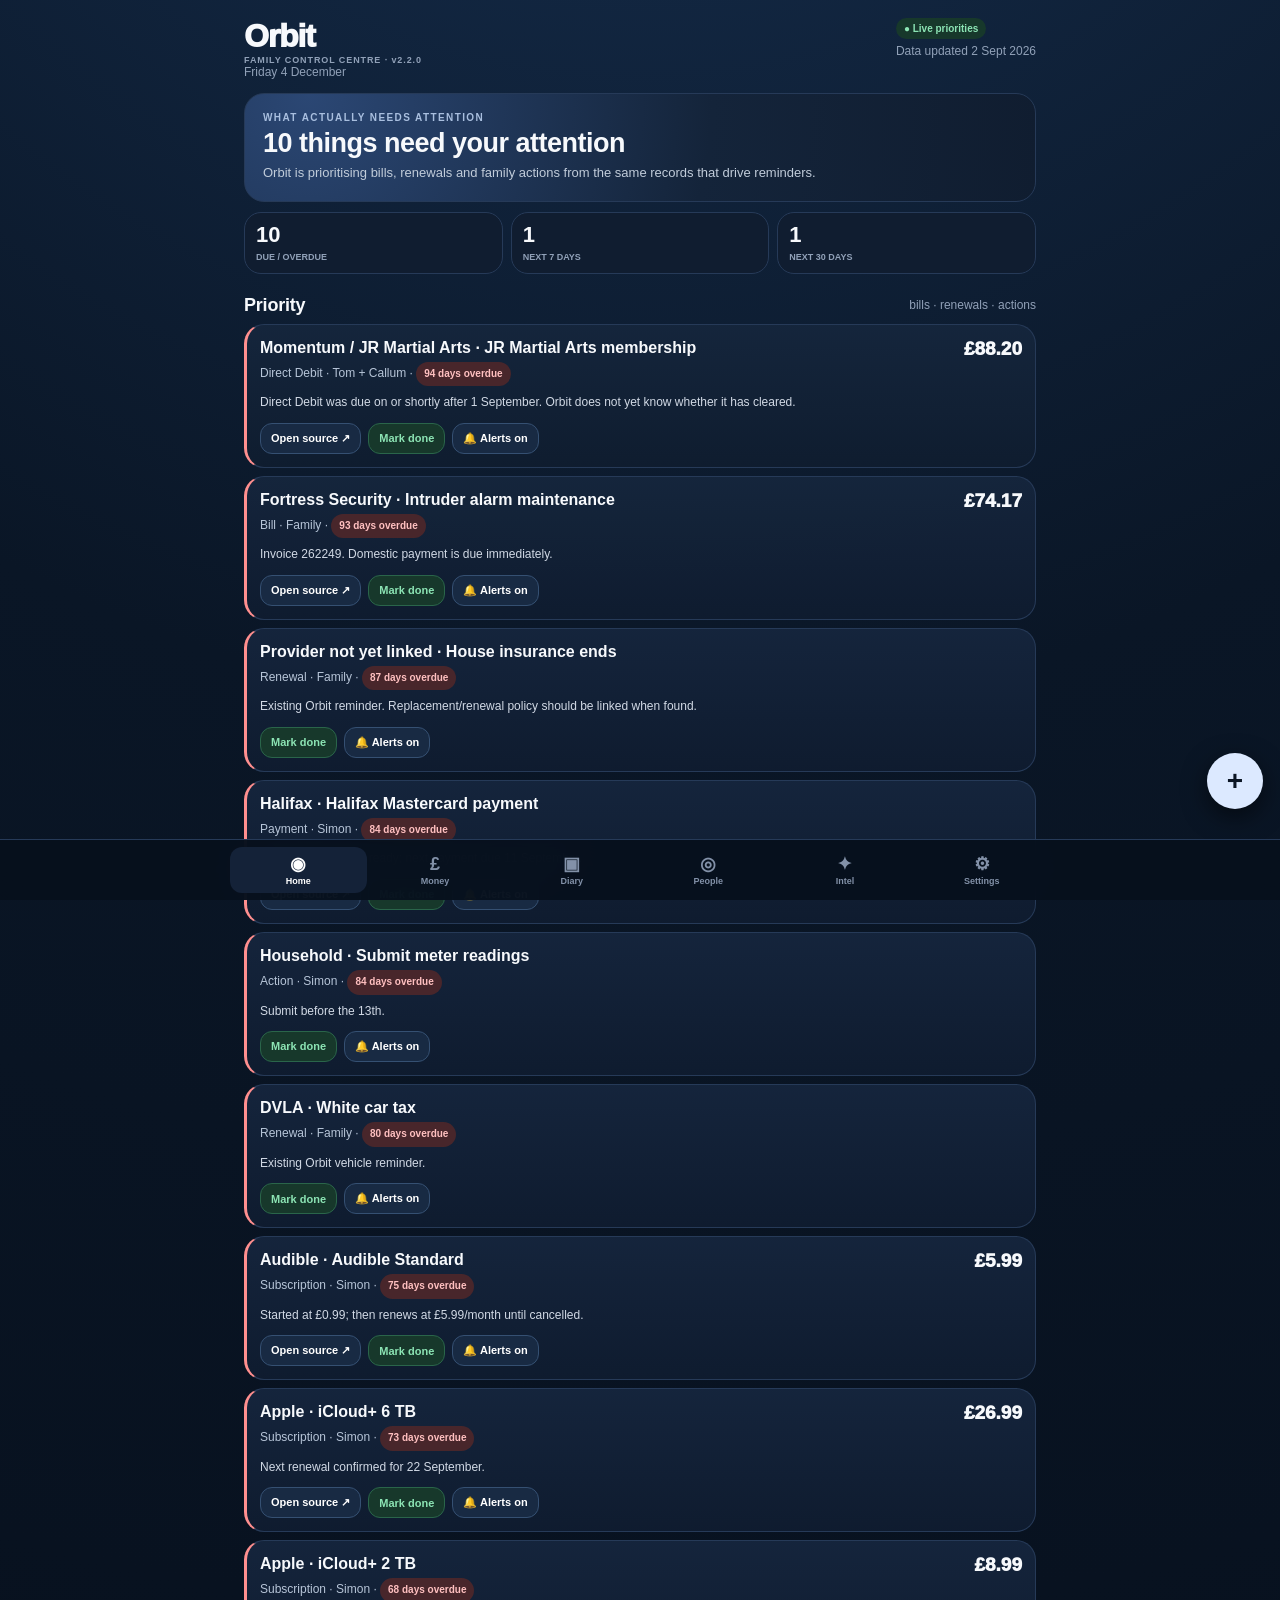
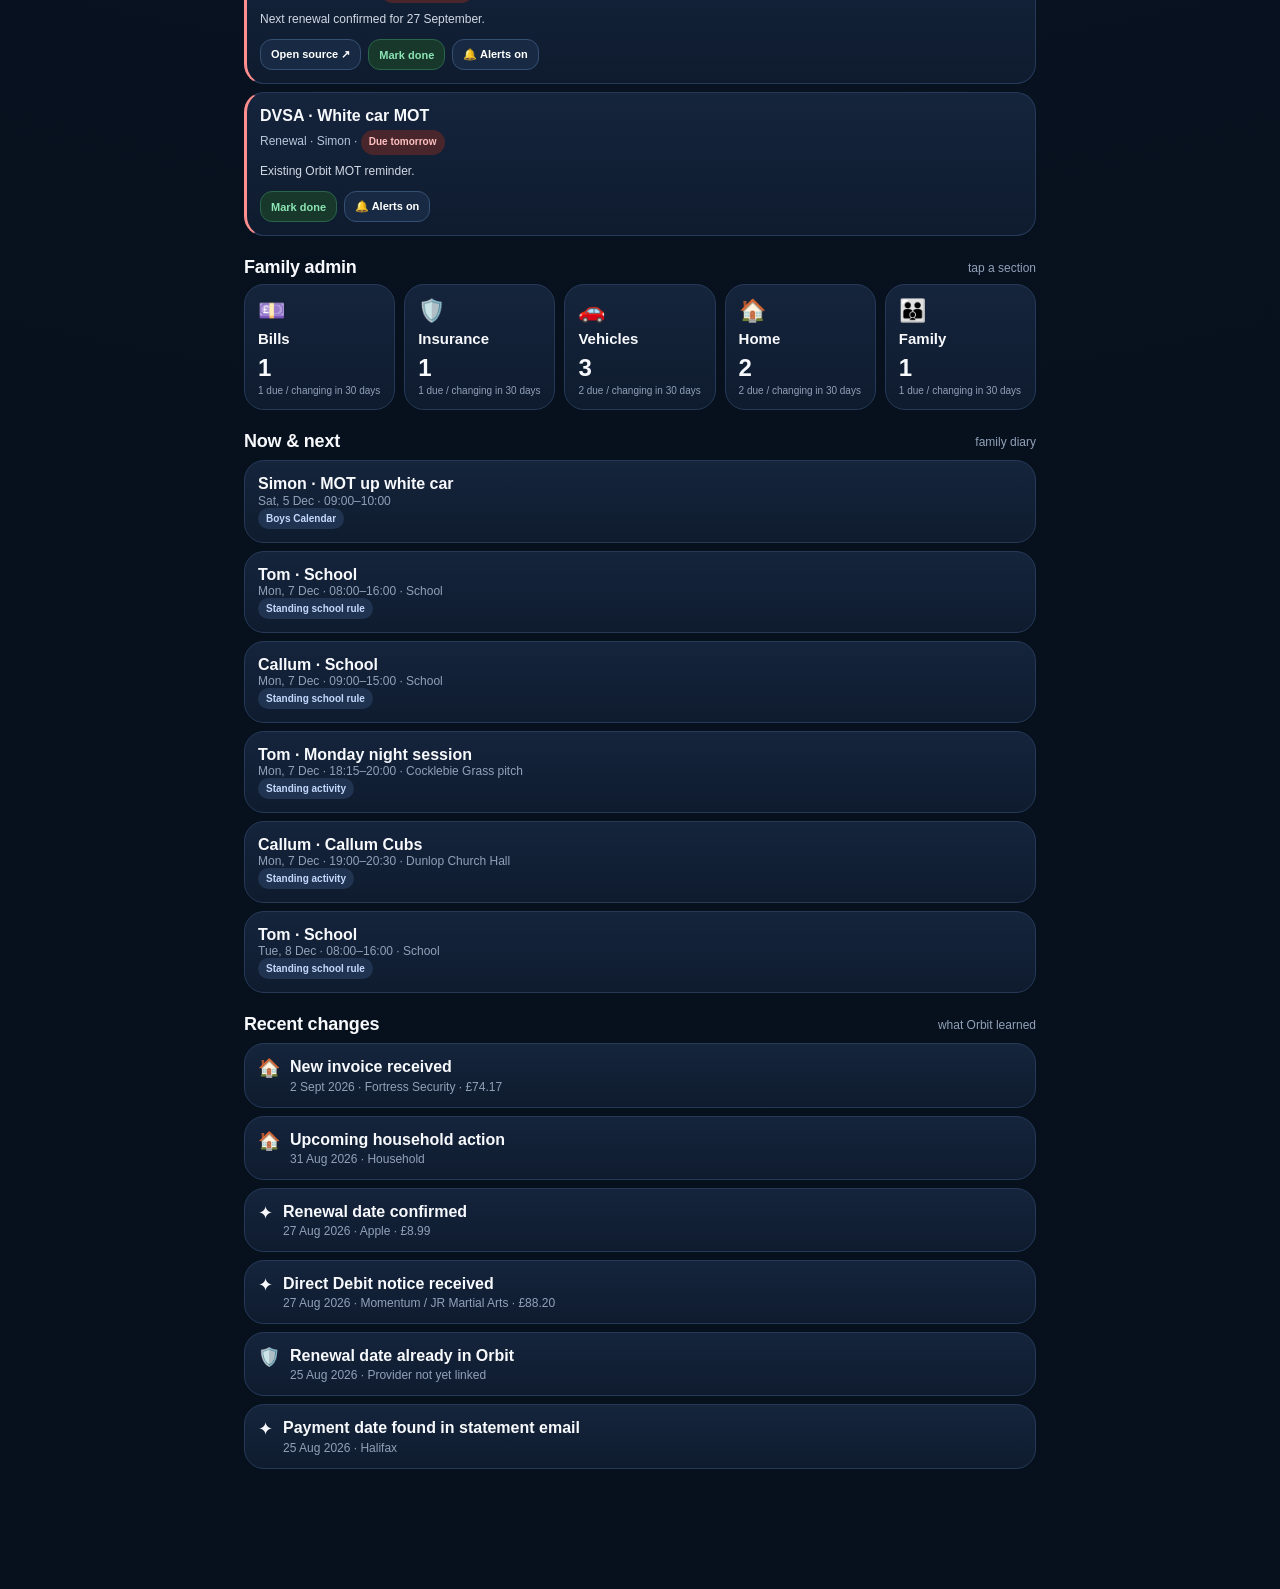
<file: index.html>
<!doctype html>
<html lang="en">
<head>
<meta charset="utf-8">
<meta name="viewport" content="width=device-width,initial-scale=1,viewport-fit=cover">
<meta name="theme-color" content="#07101d">
<meta name="apple-mobile-web-app-capable" content="yes">
<meta name="apple-mobile-web-app-status-bar-style" content="black-translucent">
<title>Orbit</title>
<link rel="stylesheet" href="styles.css">
</head>
<body>
<div class="app">
  <div class="top">
    <div><div class="brand">Orbit</div><div class="version">FAMILY CONTROL CENTRE · v2.2.0</div><div class="sub" id="date"></div></div>
    <div><div class="badge">● Live priorities</div><div class="small" id="dataAge" style="text-align:right;margin-top:5px"></div></div>
  </div>

  <main id="home" class="view active">
    <div class="hero"><div class="ey">What actually needs attention</div><h1 id="heroTitle">Loading…</h1><p id="heroText"></p></div>
    <div class="metrics"><div class="metric"><b id="dueNow">0</b><span>Due / overdue</span></div><div class="metric"><b id="dueWeek">0</b><span>Next 7 days</span></div><div class="metric"><b id="dueMonth">0</b><span>Next 30 days</span></div></div>
    <div class="section"><div class="head"><h2>Priority</h2><span class="small">bills · renewals · actions</span></div><div id="priorityList"></div></div>
    <div class="section"><div class="head"><h2>Family admin</h2><span class="small">tap a section</span></div><div class="categoryGrid" id="categoryGrid"></div></div>
    <div class="section"><div class="head"><h2>Now & next</h2><span class="small">family diary</span></div><div id="next"></div></div>
    <div class="section"><div class="head"><h2>Recent changes</h2><span class="small">what Orbit learned</span></div><div id="changes"></div></div>
  </main>

  <main id="money" class="view">
    <div class="head"><h2>Bills, renewals & money</h2><span class="small">current bills + evidence</span></div>
    <div class="section"><div class="head"><h2>Finance evidence</h2><span class="small">newest source wins</span></div><div id="financeEvidence"></div></div>
    <div class="filterBar"><button class="filterBtn active" data-filter="All">All</button><button class="filterBtn" data-filter="Bills">Bills</button><button class="filterBtn" data-filter="Insurance">Insurance</button><button class="filterBtn" data-filter="Vehicles">Vehicles</button><button class="filterBtn" data-filter="Home">Home</button><button class="filterBtn" data-filter="Subscriptions">Subscriptions</button><button class="filterBtn" data-filter="Family">Family</button></div>
    <div id="recordList"></div>
  </main>

  <main id="diary" class="view"><input class="search" id="q" placeholder="Search diary, person, place or source"><div id="diaryList"></div></main>
  <main id="people" class="view"><div class="head"><h2>People</h2><span class="small">where they are / next</span></div><div class="people" id="peopleGrid"></div></main>
  <main id="intel" class="view"><div class="head"><h2>Intel</h2><span class="small">evidence & useful messages</span></div><div id="intelList"></div></main>

  <main id="settings" class="view">
    <div class="head"><h2>Settings</h2><span class="small">rules & notifications</span></div>
    <div id="notificationSettings"></div>
    <div class="section"><div class="head"><h2>School rules</h2></div><div id="schoolEditors"></div></div>
    <div class="section"><div class="setting"><div class="title">Standing ownership rules</div><div id="ruleList" class="meta"></div></div></div>
    <div class="section"><div class="head"><h2>Sources</h2><span class="small">connected / imported</span></div><div class="sources" id="sourceList"></div></div>
  </main>
</div>

<button class="fab" id="add" aria-label="Add to Orbit">+</button>
<nav class="nav"><div class="navin"><button class="active" data-v="home"><span>◉</span>Home</button><button data-v="money"><span>£</span>Money</button><button data-v="diary"><span>▣</span>Diary</button><button data-v="people"><span>◎</span>People</button><button data-v="intel"><span>✦</span>Intel</button><button data-v="settings"><span>⚙</span>Settings</button></div></nav>

<div class="sheet" id="sheet">
  <div class="panel">
    <h2>Add to Orbit</h2>
    <div class="field"><label class="small">Item type</label><select id="itemKind"><option value="event">Diary event</option><option value="record">Bill / renewal / action</option></select></div>
    <div class="field"><input id="ft" placeholder="What?"></div>
    <div class="field"><input id="fw" type="datetime-local"></div>
    <div class="field"><select id="fp"><option>Family</option><option>Simon</option><option>Annie</option><option>Tom</option><option>Callum</option></select></div>
    <div class="field" id="placeField"><input id="fl" placeholder="Place"></div>
    <div id="recordFields" style="display:none"><div class="field"><select id="fc"><option>Bills</option><option>Insurance</option><option>Vehicles</option><option>Home</option><option>Subscriptions</option><option>Family</option></select></div><div class="field"><input id="fprovider" placeholder="Provider / company"></div><div class="field"><input id="fa" inputmode="decimal" type="number" step="0.01" placeholder="Amount £ (optional)"></div></div>
    <div class="field"><textarea id="fn" placeholder="Note / pasted detail"></textarea></div>
    <div class="btns"><button class="btn sec" id="cancel">Cancel</button><button class="btn pri" id="save">Save on phone</button></div>
  </div>
</div>
<script src="data.js"></script>
<script src="finance.js"></script>
<script src="app.js"></script>
</body>
</html>
</file>
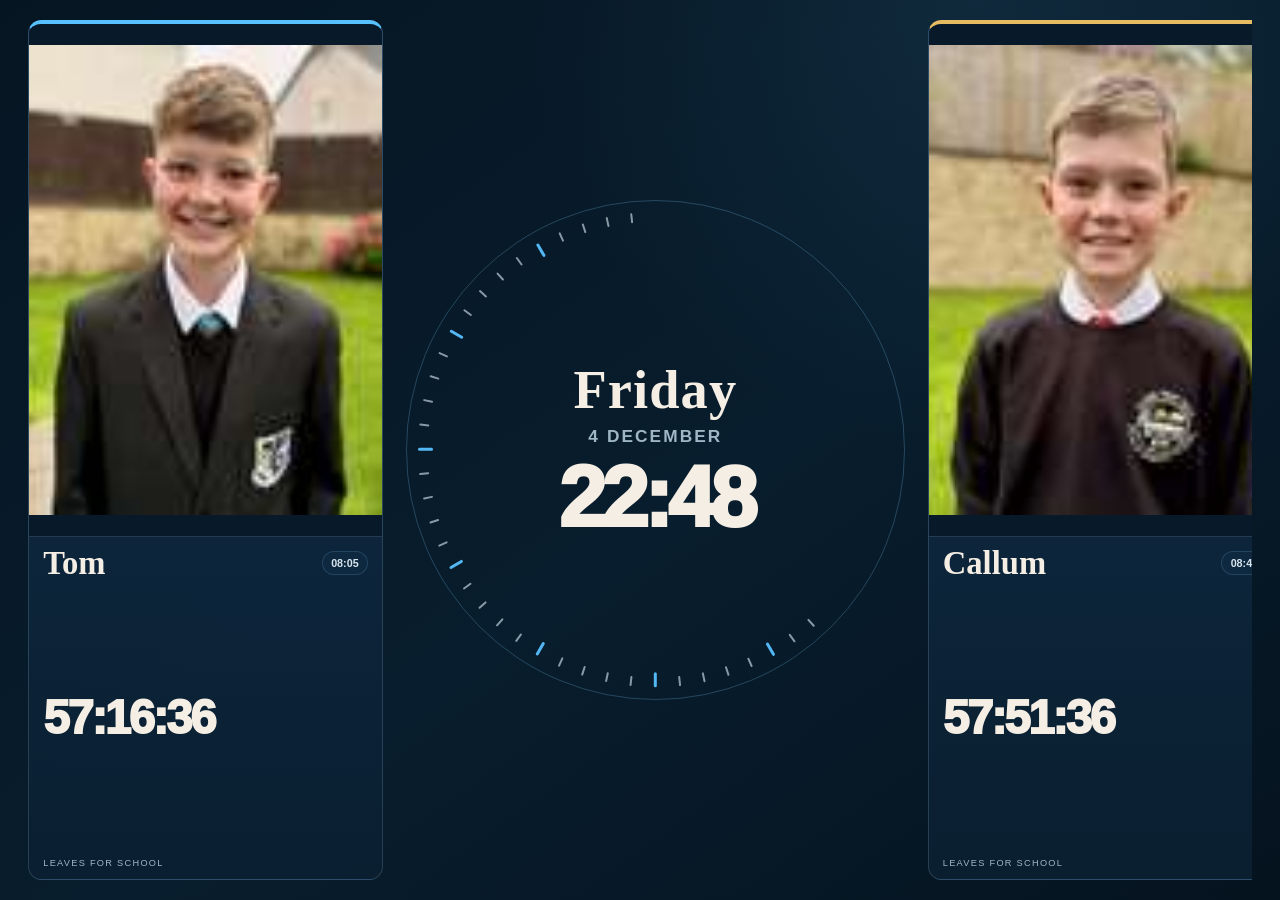
<file: tv/index.html>
<!doctype html><html><head><meta charset="utf-8"><meta name="viewport" content="width=device-width,initial-scale=1"><meta name="theme-color" content="#061522"><title>Lee Family TV UHD</title><style>html,body{margin:0;width:100%;height:100%;overflow:hidden;background:#04101a}</style></head><body><script>(async()=>{const r=await fetch('../tv-family.html?v=18',{cache:'no-store'});let h=await r.text();h=h.replace(/href="tv-family-v10\.css\?v=\d+"/,'href="../tv-family-v10.css?v=18"').replace(/src="tv-family-v10\.js\?v=\d+"/,'src="../tv-family-v10.js?v=18"');document.open();document.write(h);document.close()})().catch(()=>{document.body.innerHTML='<div style="color:white;font:24px sans-serif;padding:40px">Reload Lee Family TV</div>'})</script></body></html>
</file>
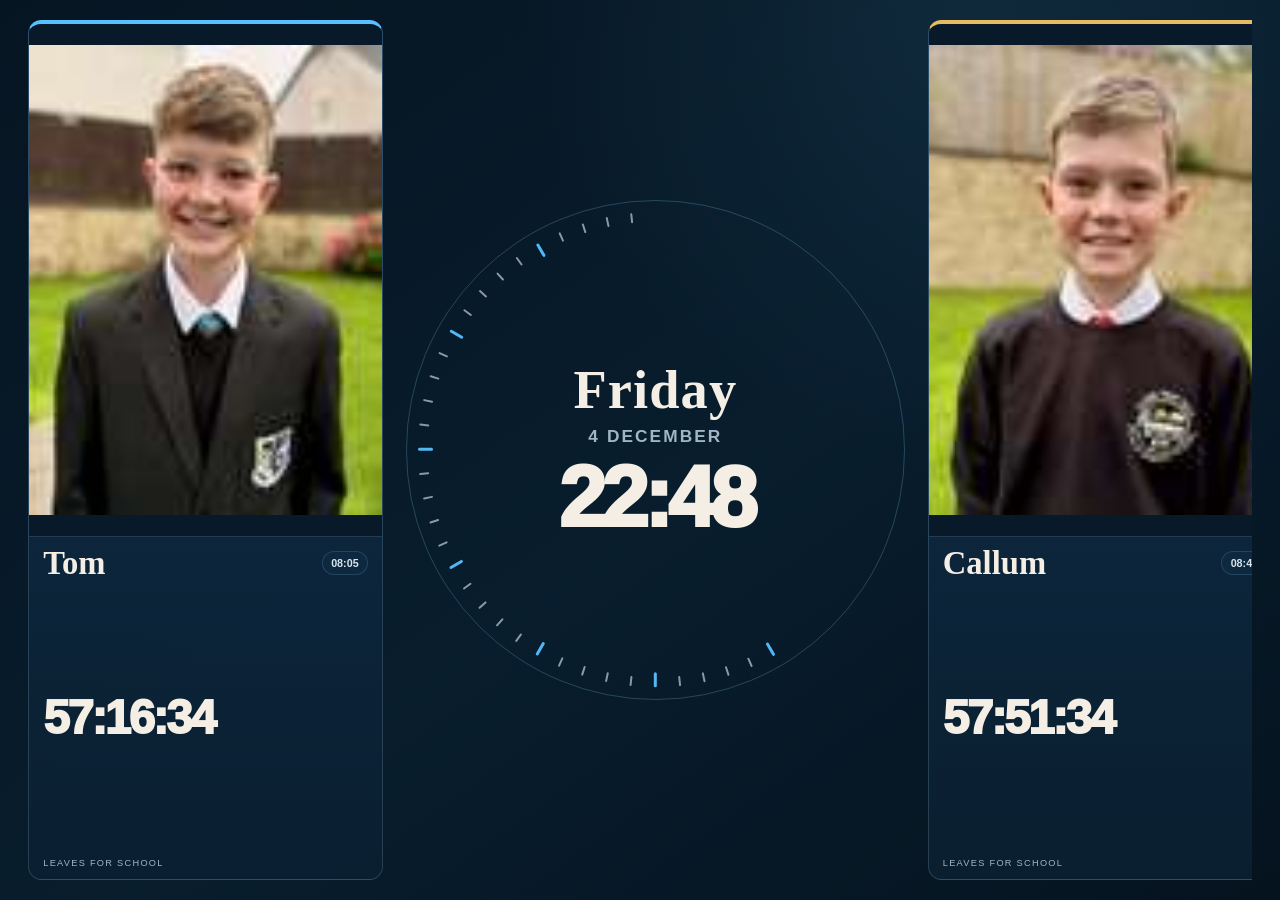
<file: tv-family.html>
<!doctype html><html lang="en"><head><meta charset="utf-8"><meta name="viewport" content="width=device-width,initial-scale=1,viewport-fit=cover"><meta name="theme-color" content="#071522"><meta name="apple-mobile-web-app-capable" content="yes"><meta name="apple-mobile-web-app-status-bar-style" content="black-translucent"><meta name="apple-mobile-web-app-title" content="Lee Family TV"><title>Lee Family Magazine v16</title><link rel="stylesheet" href="tv-family-v10.css?v=16"><style>.app{grid-template-rows:1fr!important}.topline{display:none!important}.viewport{grid-row:1!important}.ticker{display:none!important}.tickerTime{height:46px!important;border:0!important;border-radius:0!important;padding:0 16px!important;background:#0a2031!important;box-shadow:none!important;display:grid!important;grid-template-columns:auto 1fr!important;gap:12px!important;align-items:center!important;color:#fff!important}.tickerTime .time{font-size:21px!important;font-weight:950!important;line-height:1!important;letter-spacing:-.03em!important}.tickerTime .date{font-size:10px!important;color:#b6c7d3!important;letter-spacing:.14em!important;text-transform:uppercase!important;white-space:nowrap!important}.page{padding:10px 16px 10px!important}.pageTitle{font-size:24px!important;line-height:1!important;margin:0 0 6px!important}.pageSub,.heroSub,.badgeLine,.bigHead p,.colHead p,.prole,.tags,.schoolNote{display:none!important}.rule{margin:4px 0 8px!important}.heroGrid,.fourCols,.duoGrid,.weekGrid{height:calc(100% - 38px)!important}.bigHead{padding:9px 11px 8px!important}.bigHead h3{font-size:22px!important}.bigHead>.pill{display:none!important}.lessonGrid{padding:7px 8px 5px!important;gap:6px!important}.lesson{min-height:46px!important}.lessonSubj{font-size:12px!important}.lessonTeach,.lessonRoom{font-size:10px!important}.activityGrid,.timeline{padding:7px 8px 8px!important;gap:6px!important}.activity,.lineItem{min-height:46px!important;padding:7px 8px!important}.activity .txt .main,.lineItem .hd{font-size:13px!important}.activity .txt .sub,.lineItem .sd{font-size:10px!important}.activity .timeTag,.lineItem .tm{font-size:13px!important}.prepBox{padding:7px 8px 8px!important;gap:6px!important;grid-template-columns:1fr!important}.noteBox{padding:8px!important}.noteBox ul{font-size:11px!important;line-height:1.22!important}.dayTop{padding:8px 9px 7px!important}.dayTop h4{font-size:18px!important}.dayBody{padding:6px 8px!important;gap:4px!important}.dayItem{padding:5px 2px 6px!important}.dayItem .n{font-size:12px!important}.dayItem .t,.dayItem .w{font-size:9px!important}.countdownPage{height:100%!important;display:grid!important;grid-template-columns:1fr 1fr!important;gap:14px!important}.clockHero{padding:8px!important;display:flex!important;align-items:center!important;justify-content:center!important;background:transparent!important;border:0!important}.clockDial{position:relative;width:min(70vh,620px);aspect-ratio:1;border-radius:50%;border:1px solid rgba(107,171,212,.28);background:radial-gradient(circle at 50% 42%,rgba(18,58,88,.94),rgba(7,25,40,.98) 66%);box-shadow:inset 0 0 0 10px rgba(255,255,255,.015),0 14px 38px rgba(0,0,0,.18);display:flex;align-items:center;justify-content:center}.secondTick{position:absolute;inset:4%;transform:rotate(calc(var(--i) * 6deg));transition:opacity .12s linear}.secondTick:before{content:'';position:absolute;top:0;left:50%;transform:translateX(-50%);width:2px;height:10px;border-radius:99px;background:rgba(214,232,243,.62)}.secondTick.major:before{height:16px;width:3px;background:rgba(87,192,255,.95)}.clockCenter{position:absolute;inset:19%;border-radius:50%;display:flex;flex-direction:column;align-items:center;justify-content:center;text-align:center;background:rgba(6,23,36,.78);border:1px solid rgba(130,178,208,.16)}.clockHero .bigDay{order:1!important;font-size:clamp(36px,4.2vw,70px)!important;line-height:.92!important;margin:0!important;letter-spacing:.02em!important;color:#f4eee4!important;text-transform:none!important;font-family:Georgia,'Times New Roman',serif!important;font-weight:700!important}.clockHero .bigDate{order:2!important;font-size:clamp(16px,1.5vw,25px)!important;line-height:1!important;margin:12px 0 0!important;color:#9fb6c7!important;letter-spacing:.08em!important;text-transform:uppercase!important;font-family:Inter,-apple-system,BlinkMacSystemFont,'Segoe UI',Arial,sans-serif!important;font-weight:800!important}.clockHero .bigClock{order:3!important;font-size:clamp(54px,6vw,98px)!important;line-height:.86!important;margin-top:18px!important;letter-spacing:-.055em!important;font-weight:950!important;font-variant-numeric:tabular-nums}.countdownStack{grid-template-rows:1fr 1fr!important;gap:12px!important}.countCard{grid-template-columns:120px 1fr!important;grid-template-rows:1fr!important;gap:14px!important;align-items:stretch!important;padding:12px!important;overflow:hidden!important}.countPhoto{width:120px!important;height:100%;min-height:140px!important;max-height:none!important;object-fit:cover;object-position:center 20%;border-radius:12px;border:1px solid rgba(255,255,255,.14);align-self:center}.countInfo{min-width:0;display:grid;grid-template-rows:auto 1fr auto}.countName strong{font-size:30px!important}.countValue{font-size:clamp(36px,4.2vw,68px)!important}.leaveAt{font-size:11px!important;padding:5px 8px!important}.countLabel{font-size:11px!important;letter-spacing:.12em!important}@media(max-width:900px){.countdownPage{grid-template-columns:1fr 1fr!important}.clockDial{width:min(62vh,500px)}.countCard{grid-template-columns:92px 1fr!important}.countPhoto{width:92px!important;min-height:120px!important}.clockHero .bigDay{font-size:clamp(28px,3.8vw,50px)!important}.clockHero .bigClock{font-size:clamp(44px,5.2vw,78px)!important}}@media(max-width:700px){.countdownPage{grid-template-columns:1fr!important}.clockDial{width:min(48vh,360px)}.countdownStack{grid-template-columns:1fr 1fr!important;grid-template-rows:1fr!important}.countCard{grid-template-columns:74px 1fr!important}.countPhoto{width:74px!important;min-height:96px!important}.clockHero .bigDay{font-size:30px!important}.clockHero .bigDate{font-size:14px!important}.clockHero .bigClock{font-size:46px!important}}</style></head><body><div class="app"><span id="mastKicker" hidden></span><span id="mastTitle" hidden></span><div hidden><div id="frontHeadline"></div><div id="frontSub"></div><div id="todayTimeline"></div><div id="frontPeople"></div><div id="familyCols"></div></div><main class="viewport"><section class="page active" data-kicker="SCHOOL" data-title="School countdown"><div class="countdownPage"><section class="clockHero"><div class="clockDial" id="clockDial"><span class="secondTick major" style="--i:0"></span><span class="secondTick" style="--i:1"></span><span class="secondTick" style="--i:2"></span><span class="secondTick" style="--i:3"></span><span class="secondTick" style="--i:4"></span><span class="secondTick major" style="--i:5"></span><span class="secondTick" style="--i:6"></span><span class="secondTick" style="--i:7"></span><span class="secondTick" style="--i:8"></span><span class="secondTick" style="--i:9"></span><span class="secondTick major" style="--i:10"></span><span class="secondTick" style="--i:11"></span><span class="secondTick" style="--i:12"></span><span class="secondTick" style="--i:13"></span><span class="secondTick" style="--i:14"></span><span class="secondTick major" style="--i:15"></span><span class="secondTick" style="--i:16"></span><span class="secondTick" style="--i:17"></span><span class="secondTick" style="--i:18"></span><span class="secondTick" style="--i:19"></span><span class="secondTick major" style="--i:20"></span><span class="secondTick" style="--i:21"></span><span class="secondTick" style="--i:22"></span><span class="secondTick" style="--i:23"></span><span class="secondTick" style="--i:24"></span><span class="secondTick major" style="--i:25"></span><span class="secondTick" style="--i:26"></span><span class="secondTick" style="--i:27"></span><span class="secondTick" style="--i:28"></span><span class="secondTick" style="--i:29"></span><span class="secondTick major" style="--i:30"></span><span class="secondTick" style="--i:31"></span><span class="secondTick" style="--i:32"></span><span class="secondTick" style="--i:33"></span><span class="secondTick" style="--i:34"></span><span class="secondTick major" style="--i:35"></span><span class="secondTick" style="--i:36"></span><span class="secondTick" style="--i:37"></span><span class="secondTick" style="--i:38"></span><span class="secondTick" style="--i:39"></span><span class="secondTick major" style="--i:40"></span><span class="secondTick" style="--i:41"></span><span class="secondTick" style="--i:42"></span><span class="secondTick" style="--i:43"></span><span class="secondTick" style="--i:44"></span><span class="secondTick major" style="--i:45"></span><span class="secondTick" style="--i:46"></span><span class="secondTick" style="--i:47"></span><span class="secondTick" style="--i:48"></span><span class="secondTick" style="--i:49"></span><span class="secondTick major" style="--i:50"></span><span class="secondTick" style="--i:51"></span><span class="secondTick" style="--i:52"></span><span class="secondTick" style="--i:53"></span><span class="secondTick" style="--i:54"></span><span class="secondTick major" style="--i:55"></span><span class="secondTick" style="--i:56"></span><span class="secondTick" style="--i:57"></span><span class="secondTick" style="--i:58"></span><span class="secondTick" style="--i:59"></span><div class="clockCenter"><div class="bigDay" id="schoolDay">—</div><div class="bigDate" id="schoolDate">—</div><div class="bigClock" id="schoolClock">--:--</div></div></div></section><section class="countdownStack"><div class="countCard tom"><img class="countPhoto" alt="Tom" src="[data-uri]"><div class="countInfo"><div class="countName"><strong>Tom</strong><span class="leaveAt">08:05</span></div><div class="countValue" id="tomCountdown">--:--:--</div><div class="countLabel">LEAVES FOR SCHOOL</div></div></div><div class="countCard callum"><img class="countPhoto" alt="Callum" src="[data-uri]"><div class="countInfo"><div class="countName"><strong>Callum</strong><span class="leaveAt">08:40</span></div><div class="countValue" id="callumCountdown">--:--:--</div><div class="countLabel">LEAVES FOR SCHOOL</div></div></div></section></div></section><section class="page" data-kicker="TOM AND CALLUM" data-title="Tom & Callum"><h1 class="pageTitle">Tom & Callum</h1><div class="rule"></div><div class="duoGrid"><section class="bigPanel"><div class="bigHead"><div><h3>Tom</h3></div><div class="pill">1M2</div></div><div class="lessonGrid" id="tomLessons"></div><div class="activityGrid" id="tomActivities"></div></section><section class="bigPanel"><div class="bigHead"><div><h3>Callum</h3></div><div class="pill">SAFC • Cubs</div></div><div class="activityGrid" id="callumActivities" style="padding-top:10px"></div></section></div></section><div hidden><div id="mondayTimeline"></div><ul id="mondaySummary"></ul><div id="weekAhead"></div><div id="tickerTrack"></div><div id="pagerDots"></div><div id="pageLabel"></div><div class="progress"><span id="progressBar"></span></div><div id="clock"></div><div id="date"></div></div></main><script src="tv-family-v10.js?v=16"></script><script>(function(){const ticks=[...document.querySelectorAll('.secondTick')];function updateSecondRing(){const s=new Date().getSeconds();ticks.forEach((el,i)=>{el.style.opacity=i<s?'0':'1';});}updateSecondRing();setInterval(updateSecondRing,200);})();</script></div></body></html>
</file>
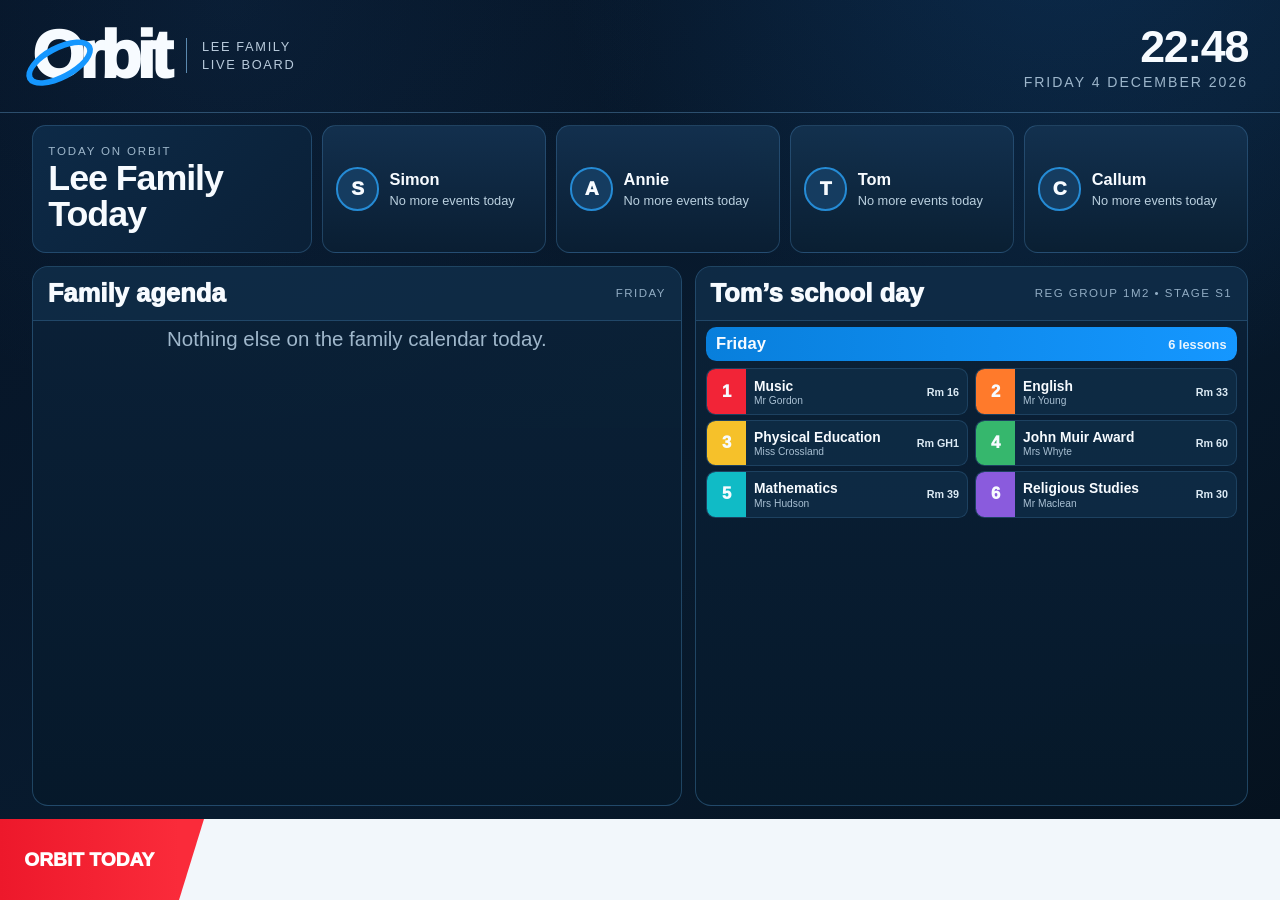
<file: tv.html>
<!DOCTYPE html>
<html lang="en">
<head>
<meta charset="utf-8">
<meta name="viewport" content="width=device-width,initial-scale=1,viewport-fit=cover">
<meta name="theme-color" content="#061426">
<title>Orbit — Lee Family Today</title>
<style>
:root{
  --bg:#061426; --bg2:#0b2239; --panel:#102b46; --panel2:#0a1e33;
  --line:#295a82; --text:#f7fbff; --muted:#9fb7cb; --blue:#1597ff;
  --red:#f22437; --orange:#ff7a2b; --yellow:#f6c12a; --green:#36b76d;
  --cyan:#10bbc6; --purple:#8a5bdd; --pink:#e64292;
}
*{box-sizing:border-box}
html,body{
  margin:0;width:100%;height:100%;overflow:hidden;background:#020812;color:var(--text);
  font-family:Inter,-apple-system,BlinkMacSystemFont,"Segoe UI",Arial,sans-serif;
}
body{display:flex;align-items:center;justify-content:center}
.screen{
  width:100vw;height:100vh;min-height:600px;overflow:hidden;
  display:grid;grid-template-rows:12.5vh 17vh 1fr 9vh;
  background:
    radial-gradient(circle at 83% -12%,rgba(28,112,198,.20),transparent 35%),
    radial-gradient(circle at 18% 0%,rgba(36,95,157,.12),transparent 31%),
    linear-gradient(145deg,#061426,#081b2f 54%,#05111d);
}
.topbar{
  display:grid;grid-template-columns:1fr auto;align-items:center;gap:2vw;
  padding:1.9vh 2.5vw;border-bottom:1px solid rgba(103,162,211,.38)
}
.brandwrap{display:flex;align-items:center;gap:1.4vw}
.brand{position:relative;font-size:clamp(44px,5.2vw,82px);font-weight:950;letter-spacing:-.07em;line-height:.85}
.brand:before{
  content:"";position:absolute;left:-.13em;top:.27em;width:.92em;height:.34em;
  border:.1em solid var(--blue);border-radius:50%;transform:rotate(-28deg)
}
.brandtag{
  border-left:1px solid #5b89af;padding-left:1.2vw;color:#b8cadb;
  font-size:clamp(12px,1vw,18px);letter-spacing:.13em;line-height:1.35
}
.clock{text-align:right}
.clock .time{font-size:clamp(33px,3.5vw,62px);font-weight:900;letter-spacing:-.03em}
.clock .date{font-size:clamp(12px,1.1vw,19px);color:#9db6cb;letter-spacing:.14em;text-transform:uppercase;margin-top:.2vh}

.familybar{
  padding:1.4vh 2.5vw;display:grid;grid-template-columns:1.25fr repeat(4,1fr);gap:.8vw
}
.today-title{
  border-radius:.85rem;padding:1.3vh 1.2vw;display:flex;flex-direction:column;justify-content:center;
  background:linear-gradient(135deg,#0d2a47,#0a2037);border:1px solid rgba(78,137,185,.33)
}
.today-title small{color:#9eb7cb;text-transform:uppercase;letter-spacing:.16em;font-size:clamp(10px,.9vw,16px)}
.today-title strong{font-size:clamp(25px,2.8vw,48px);line-height:1;margin-top:.5vh;letter-spacing:-.03em}
.person{
  border-radius:.85rem;padding:1.15vh 1vw;display:flex;gap:.8vw;align-items:center;min-width:0;
  background:linear-gradient(180deg,rgba(19,49,79,.97),rgba(10,31,51,.97));
  border:1px solid rgba(73,133,182,.35)
}
.avatar{
  width:clamp(42px,3.4vw,62px);height:clamp(42px,3.4vw,62px);border-radius:50%;
  display:flex;align-items:center;justify-content:center;font-weight:950;font-size:clamp(18px,1.5vw,27px);
  background:#153c60;border:2px solid #258bd5;flex:0 0 auto
}
.person-copy{min-width:0}
.person-name{font-size:clamp(15px,1.28vw,23px);font-weight:900}
.person-next{
  color:#bad0df;font-size:clamp(11px,1vw,17px);line-height:1.2;margin-top:.4vh;
  white-space:nowrap;overflow:hidden;text-overflow:ellipsis
}
.person-time{color:#55b9ff;font-weight:850}

.content{
  min-height:0;padding:0 2.5vw 1.4vh;display:grid;grid-template-columns:1.08fr .92fr;gap:1vw
}
.panel{
  min-height:0;border-radius:1rem;border:1px solid rgba(67,128,177,.42);
  background:linear-gradient(180deg,rgba(11,34,57,.96),rgba(6,25,42,.98));
  overflow:hidden
}
.panelhead{
  height:6vh;padding:0 1.15vw;display:flex;align-items:center;justify-content:space-between;
  border-bottom:1px solid rgba(70,126,171,.35);background:rgba(18,51,82,.52)
}
.panelhead .title{font-size:clamp(21px,2vw,34px);font-weight:930}
.panelhead .sub{font-size:clamp(10px,.9vw,16px);color:#91acc3;letter-spacing:.13em;text-transform:uppercase}

.agenda{display:flex;flex-direction:column}
.eventlist{padding:.75vh .8vw;display:grid;gap:.55vh;overflow:hidden;min-height:0}
.event{
  display:grid;grid-template-columns:5.3vw 4px 1fr auto;gap:.85vw;align-items:center;
  min-height:5.5vh;padding:.55vh .75vw;border-radius:.65rem;
  background:rgba(17,49,78,.72);border:1px solid rgba(72,124,166,.24)
}
.event.past{opacity:.42}
.eventtime{font-size:clamp(14px,1.25vw,22px);font-weight:950;color:#f9fcff;text-align:right}
.bar{height:70%;border-radius:6px;background:var(--blue)}
.eventmain{min-width:0}
.eventtitle{font-size:clamp(14px,1.28vw,22px);font-weight:850;white-space:nowrap;overflow:hidden;text-overflow:ellipsis}
.eventloc{color:#9eb5c8;font-size:clamp(10px,.88vw,15px);white-space:nowrap;overflow:hidden;text-overflow:ellipsis;margin-top:.2vh}
.badges{display:flex;gap:.35vw;align-items:center}
.badge{
  padding:.32vh .55vw;border-radius:999px;background:#153b5c;border:1px solid rgba(92,153,202,.36);
  font-size:clamp(9px,.75vw,13px);font-weight:850;color:#c9deec;white-space:nowrap
}
.emptyagenda{height:100%;display:flex;align-items:center;justify-content:center;color:#9fb7cb;font-size:clamp(18px,1.6vw,28px)}

.school{display:flex;flex-direction:column}
.schoolbody{min-height:0;display:grid;grid-template-rows:auto 1fr}
.schoolstatus{
  display:flex;align-items:center;justify-content:space-between;gap:1vw;
  margin:.75vh .8vw .45vh;padding:.75vh .8vw;border-radius:.65rem;
  background:linear-gradient(90deg,#087fdc,#1597ff);font-weight:900
}
.schoolstatus .schoolday{font-size:clamp(15px,1.3vw,23px)}
.schoolstatus .count{font-size:clamp(12px,1vw,17px);opacity:.94}
.lessons{
  min-height:0;padding:.4vh .8vw .8vh;display:grid;grid-template-columns:repeat(2,1fr);gap:.5vh .55vw;
  align-content:start
}
.lesson{
  --accent:var(--blue);
  min-height:5.2vh;border-radius:.6rem;overflow:hidden;display:grid;grid-template-columns:3.1vw 1fr auto;
  align-items:center;background:rgba(16,45,72,.8);border:1px solid rgba(70,127,171,.28)
}
.lessonnum{height:100%;display:flex;align-items:center;justify-content:center;background:var(--accent);font-weight:950;font-size:clamp(15px,1.3vw,22px)}
.lessonc{min-width:0;padding:.45vh .6vw}
.subject{font-size:clamp(12px,1.08vw,18px);font-weight:900;white-space:nowrap;overflow:hidden;text-overflow:ellipsis}
.teacher{font-size:clamp(9px,.8vw,14px);color:#a8bfd2;margin-top:.15vh}
.room{padding-right:.6vw;font-size:clamp(10px,.84vw,15px);font-weight:900;color:#dceaf4;white-space:nowrap}
.c1{--accent:var(--red)} .c2{--accent:var(--orange)} .c3{--accent:var(--yellow)}
.c4{--accent:var(--green)} .c5{--accent:var(--cyan)} .c6{--accent:var(--purple)} .c7{--accent:var(--pink)}

.ticker{
  min-height:0;display:grid;grid-template-columns:auto 1fr;overflow:hidden;background:#f2f7fb;color:#0a2440
}
.tickerlead{
  position:relative;z-index:2;display:flex;align-items:center;padding:0 1.9vw;
  background:linear-gradient(90deg,#ed182b,#fa2b3a);color:white;font-weight:950;
  font-size:clamp(15px,1.5vw,27px);white-space:nowrap
}
.tickerlead:after{
  content:"";position:absolute;right:-2vw;top:0;border-top:9vh solid #fa2b3a;border-right:2vw solid transparent
}
.tickerwindow{display:flex;align-items:center;overflow:hidden;padding-left:2.4vw}
.tickertrack{
  white-space:nowrap;width:max-content;padding-left:100%;font-size:clamp(13px,1.25vw,22px);font-weight:850;
  animation:scroll 50s linear infinite
}
.dot{color:#e11931;padding:0 1em;font-size:1.25em}
@keyframes scroll{from{transform:translateX(0)}to{transform:translateX(-100%)}}

@media(max-aspect-ratio:4/3){
  .screen{grid-template-rows:12vh 18vh 1fr 9vh}
  .familybar{grid-template-columns:1fr 1fr 1fr}.today-title{grid-column:1/-1}.person:nth-child(4),.person:nth-child(5){display:none}
  .content{grid-template-columns:1fr}.school{display:none}
}
</style>
</head>
<body>
<div class="screen">
  <header class="topbar">
    <div class="brandwrap">
      <div class="brand">Orbit</div>
      <div class="brandtag">LEE FAMILY<br>LIVE BOARD</div>
    </div>
    <div class="clock">
      <div class="time" id="clock">--:--</div>
      <div class="date" id="date">—</div>
    </div>
  </header>

  <section class="familybar">
    <div class="today-title">
      <small>Today on Orbit</small>
      <strong id="headline">Lee Family Today</strong>
    </div>
    <div class="person"><div class="avatar">S</div><div class="person-copy"><div class="person-name">Simon</div><div class="person-next" id="nextSimon">No personal event listed</div></div></div>
    <div class="person"><div class="avatar">A</div><div class="person-copy"><div class="person-name">Annie</div><div class="person-next" id="nextAnnie">No personal event listed</div></div></div>
    <div class="person"><div class="avatar">T</div><div class="person-copy"><div class="person-name">Tom</div><div class="person-next" id="nextTom">—</div></div></div>
    <div class="person"><div class="avatar">C</div><div class="person-copy"><div class="person-name">Callum</div><div class="person-next" id="nextCallum">—</div></div></div>
  </section>

  <main class="content">
    <section class="panel agenda">
      <div class="panelhead"><div class="title">Family agenda</div><div class="sub" id="agendaSub">TODAY</div></div>
      <div class="eventlist" id="eventList"></div>
    </section>

    <section class="panel school">
      <div class="panelhead"><div class="title">Tom’s school day</div><div class="sub">REG GROUP 1M2 • STAGE S1</div></div>
      <div class="schoolbody">
        <div class="schoolstatus"><span class="schoolday" id="schoolDay">—</span><span class="count" id="lessonCount">—</span></div>
        <div class="lessons" id="lessons"></div>
      </div>
    </section>
  </main>

  <footer class="ticker">
    <div class="tickerlead" id="tickerLead">ORBIT TODAY</div>
    <div class="tickerwindow"><div class="tickertrack" id="tickerTrack">Lee Family Today</div></div>
  </footer>
</div>

<script>
const timetable = {
  Monday:[
    ["Technological Studies","Mr Reilly","Rm 5"],["Mathematics","Mrs Hudson","Rm 39"],
    ["French","Mr Ferguson","Rm 54"],["Science","Mr Brett","Rm 41"],
    ["Social Subjects","Miss Burns","Rm 29"],["English","Mr Young","Rm 33"],["Music","Mr Gordon","Rm 16"]
  ],
  Tuesday:[
    ["Information Technology","Mr Maclean","Rm 23"],["Social Subjects","Mrs Armour","Rm 31"],
    ["Art","Mrs Cartwright","Rm 9"],["Mathematics","Mrs Hudson","Rm 39"],
    ["Science","Mr McCormack","Rm 40"],["Technological Studies","Mr Reilly","Rm 17"],["English","Mr Young","Rm 33"]
  ],
  Wednesday:[
    ["Mathematics","Mrs Hudson","Rm 39"],["French","Mr Ferguson","Rm 54"],
    ["Information Technology","Mr Ross","Rm 25"],["English","Mr Young","Rm 33"],
    ["Science","Mr McCormack","Rm 47"],["Social Subjects","Mrs Armour","Rm 30"]
  ],
  Thursday:[
    ["French","Mr Ferguson","Rm 54"],["PSE","Mrs Beattie","Rm 34"],
    ["Art","Mrs Hitchman","Rm 9"],["Physical Education","Miss Crossland","Rm GH1"],
    ["English","Mr Young","Rm 33"],["Mathematics","Mrs Hudson","Rm 39"],["Home Economics","Mrs Wallace","Rm 1"]
  ],
  Friday:[
    ["Music","Mr Gordon","Rm 16"],["English","Mr Young","Rm 33"],
    ["Physical Education","Miss Crossland","Rm GH1"],["John Muir Award","Mrs Whyte","Rm 60"],
    ["Mathematics","Mrs Hudson","Rm 39"],["Religious Studies","Mr Maclean","Rm 30"]
  ]
};

const events = {
  "2026-09-05":[
    {time:"00:00",title:"Ben’s birthday",loc:"",who:["Family"],kind:"birthday"},
    {time:"08:05",title:"Tom Swimming",loc:"Garnock Community Campus",who:["Tom"],kind:"sport"},
    {time:"10:00",title:"SAFC 2016 availability",loc:"",who:["Callum"],kind:"sport"},
    {time:"10:25",title:"Delta vs Bellfield Youth — Away",loc:"William McIlvanney Campus",who:["Callum"],kind:"sport"},
    {time:"11:15",title:"Stewarton Annick vs Cambusdoon Colts — Away",loc:"Cambusdoon Sports Club",who:["Tom"],kind:"sport"},
    {time:"15:00",title:"Crewe Alexandra vs York City",loc:"Mornflake Stadium",who:["Simon"],kind:"football"}
  ],
  "2026-09-06":[
    {time:"12:00",title:"Dunlop Fun Run",loc:"Dunlop",who:["Family"],kind:"family"},
    {time:"12:30",title:"Fun Run registration",loc:"The Park",who:["Family"],kind:"family"},
    {time:"14:00",title:"Dunlop Fun Run — 2k start",loc:"The Park",who:["Family"],kind:"family"},
    {time:"14:30",title:"Dunlop Fun Run — 5k start",loc:"The Park",who:["Family"],kind:"family"}
  ],
  "2026-09-07":[
    {time:"16:00",title:"Car to garage before 5pm",loc:"Recall work tomorrow",who:["Family"],kind:"home"},
    {time:"16:30",title:"Boys TKD",loc:"Dunlop Village Hall",who:["Tom","Callum"],kind:"sport"},
    {time:"17:35",title:"Tom Swimming",loc:"Vikingar Leisure Centre, Largs",who:["Tom"],kind:"sport"},
    {time:"18:00",title:"Stewarton Annick 2013 training",loc:"Cocklebie Grass Pitch",who:["Tom"],kind:"sport"},
    {time:"19:00",title:"Callum Cubs",loc:"Dunlop Church Hall",who:["Callum"],kind:"club"}
  ],
  "2026-09-08":[
    {time:"ALL DAY",title:"House insurance ends",loc:"Home reminder",who:["Family"],kind:"home"},
    {time:"18:00",title:"Callum Swimming",loc:"Neilston Leisure Centre",who:["Callum"],kind:"sport"}
  ],
  "2026-09-09":[
    {time:"15:00",title:"After School Football Club",loc:"",who:["Family"],kind:"sport"},
    {time:"16:30",title:"Boys TKD",loc:"Dunlop Village Hall",who:["Tom","Callum"],kind:"sport"},
    {time:"18:00",title:"SAFC 2016 training",loc:"Rose Reilly Sports Centre",who:["Callum"],kind:"sport"},
    {time:"19:00",title:"Stewarton Annick 2013 training",loc:"Rose Reilly Sports Centre",who:["Tom"],kind:"sport"}
  ],
  "2026-09-10":[
    {time:"17:30",title:"Meet Callum’s teacher",loc:"17:30–17:50",who:["Callum","Family"],kind:"school"},
    {time:"18:00",title:"SAFC 2016 training",loc:"Stewarton Academy",who:["Callum"],kind:"sport"},
    {time:"18:20",title:"Tom Swimming",loc:"The Portal, Irvine",who:["Tom"],kind:"sport"}
  ],
  "2026-09-11":[
    {time:"11:00",title:"Submit meter readings",loc:"Before 13 September",who:["Family"],kind:"home"},
    {time:"19:00",title:"Out for dinner — Karen",loc:"",who:["Family"],kind:"family"}
  ]
};

const dayNames=["Sunday","Monday","Tuesday","Wednesday","Thursday","Friday","Saturday"];
const palette={sport:"#10bbc6",football:"#36b76d",birthday:"#e64292",family:"#895bdd",home:"#f6c12a",club:"#ff7a2b",school:"#1597ff"};
const forbidden=/\b(bank|banking|credit card|debit card|payment|direct debit|mortgage|loan)\b/i;
const medical=/\b(gp|doctor|hospital|medical|test|clinic|prescription)\b/i;

function pad(n){return String(n).padStart(2,"0")}
function keyFor(d){return `${d.getFullYear()}-${pad(d.getMonth()+1)}-${pad(d.getDate())}`}
function timeNowMinutes(d){return d.getHours()*60+d.getMinutes()}
function eventMinutes(t){
  if(t==="ALL DAY")return -1;
  const [h,m]=t.split(":").map(Number); return h*60+m;
}
function nextSchoolDay(d){
  const n=new Date(d);
  do{n.setDate(n.getDate()+1)}while(n.getDay()===0||n.getDay()===6);
  return dayNames[n.getDay()];
}
function safeEvents(dayKey){
  return (events[dayKey]||[]).filter(e=>!forbidden.test(e.title)&&!forbidden.test(e.loc||"")&&!medical.test(e.title));
}

function renderClock(){
  const now=new Date();
  document.getElementById("clock").textContent=now.toLocaleTimeString("en-GB",{hour:"2-digit",minute:"2-digit"});
  document.getElementById("date").textContent=now.toLocaleDateString("en-GB",{weekday:"long",day:"numeric",month:"long",year:"numeric"});
}

function nextFor(person, list, now){
  const mins=timeNowMinutes(now);
  const candidates=list.filter(e=>e.who.includes(person)||e.who.includes("Family"))
    .filter(e=>e.time==="ALL DAY"||eventMinutes(e.time)>=mins);
  if(!candidates.length)return "No more events today";
  const e=candidates[0];
  return `<span class="person-time">${e.time}</span> · ${e.title}`;
}

function render(){
  const now=new Date();
  const today=dayNames[now.getDay()];
  const dayKey=keyFor(now);
  const list=safeEvents(dayKey);

  document.getElementById("headline").textContent =
    now.getDay()===0||now.getDay()===6 ? "Lee Family Weekend" : "Lee Family Today";
  document.getElementById("agendaSub").textContent=today.toUpperCase();

  document.getElementById("nextSimon").innerHTML=nextFor("Simon",list,now);
  document.getElementById("nextAnnie").innerHTML=nextFor("Annie",list,now);
  document.getElementById("nextTom").innerHTML=nextFor("Tom",list,now);
  document.getElementById("nextCallum").innerHTML=nextFor("Callum",list,now);

  const eventList=document.getElementById("eventList");
  eventList.innerHTML="";
  if(!list.length){
    eventList.innerHTML=`<div class="emptyagenda">Nothing else on the family calendar today.</div>`;
  } else {
    const nowM=timeNowMinutes(now);
    list.slice(0,7).forEach(e=>{
      const el=document.createElement("div");
      const past=e.time!=="ALL DAY" && eventMinutes(e.time)<nowM;
      el.className="event"+(past?" past":"");
      const people=e.who.map(w=>`<span class="badge">${w}</span>`).join("");
      el.innerHTML=`
        <div class="eventtime">${e.time}</div>
        <div class="bar" style="background:${palette[e.kind]||'#1597ff'}"></div>
        <div class="eventmain"><div class="eventtitle">${e.title}</div><div class="eventloc">${e.loc||"&nbsp;"}</div></div>
        <div class="badges">${people}</div>`;
      eventList.appendChild(el);
    });
  }

  const weekend=now.getDay()===0||now.getDay()===6;
  const schoolName=weekend?nextSchoolDay(now):today;
  const lessons=timetable[schoolName]||[];
  document.getElementById("schoolDay").textContent=weekend?`Next school day: ${schoolName}`:schoolName;
  document.getElementById("lessonCount").textContent=`${lessons.length} lessons`;
  const lessonWrap=document.getElementById("lessons");
  lessonWrap.innerHTML="";
  lessons.forEach((l,i)=>{
    const x=document.createElement("div"); x.className=`lesson c${i+1}`;
    x.innerHTML=`<div class="lessonnum">${i+1}</div><div class="lessonc"><div class="subject">${l[0]}</div><div class="teacher">${l[1]}</div></div><div class="room">${l[2]}</div>`;
    lessonWrap.appendChild(x);
  });

  const tickerBits=[];
  if(weekend)tickerBits.push(`NEXT SCHOOL DAY: ${schoolName.toUpperCase()}`);
  list.forEach(e=>tickerBits.push(`${e.time} ${e.title.toUpperCase()}`));
  if(!list.length)tickerBits.push("NO MORE FAMILY EVENTS LISTED TODAY");
  const text=tickerBits.map(x=>`<span>${x}</span>`).join(`<span class="dot">•</span>`);
  document.getElementById("tickerLead").textContent=weekend?"ORBIT WEEKEND":"ORBIT TODAY";
  document.getElementById("tickerTrack").innerHTML=text+`<span class="dot">•</span>`+text;
}

renderClock();render();
setInterval(renderClock,1000);
setInterval(render,30000);
</script>
</body>
</html>
</file>
<file: styles.css>
:root{--bg:#07101d;--panel:#101d30;--panel2:#14243a;--line:#263a58;--text:#f7f9fc;--muted:#91a1b8;--green:#68d89f;--yellow:#ffd06b;--red:#ff8f8f;--blue:#9fc5ff;--purple:#c4a7ff}*{box-sizing:border-box;-webkit-tap-highlight-color:transparent}html{background:var(--bg)}body{margin:0;background:radial-gradient(circle at 50% -20%,#183356 0,#0a1626 35%,var(--bg) 70%);color:var(--text);font-family:-apple-system,BlinkMacSystemFont,"SF Pro Display","Segoe UI",sans-serif;min-height:100vh}.app{max-width:820px;margin:auto;padding:18px 14px 112px}.top,.row,.head,.toggle,.recordTop,.actionRow{display:flex;justify-content:space-between;gap:10px}.top{align-items:flex-start;margin-bottom:14px}.brand{font-size:32px;font-weight:950;letter-spacing:-1.2px}.version{font-size:9px;color:var(--muted);font-weight:800;letter-spacing:.1em}.sub,.meta,.small{color:var(--muted);font-size:12px}.badge,.pill{display:inline-flex;align-items:center;gap:5px;border-radius:999px;padding:5px 8px;font-size:10px;font-weight:850;background:#203451;color:#c9dbf7}.badge{background:#17382b;color:#8ce4b4}.pill.urgent{background:#48262b;color:#ffc0c0}.pill.soon{background:#493c20;color:#ffe09a}.pill.ok{background:#17382b;color:#8ce4b4}.pill.info{background:#203451;color:#c5d9ff}.pill.money{background:#3a2f51;color:#ddcaff}.hero,.card,.setting,.person,.source,.record,.categoryCard,.change{background:linear-gradient(180deg,rgba(21,37,60,.98),rgba(15,28,47,.98));border:1px solid var(--line);border-radius:20px}.hero{padding:18px;background:radial-gradient(circle at 8% 0,#2b4774 0,#14243a 55%,#101d30 100%)}.ey{font-size:10px;letter-spacing:.14em;text-transform:uppercase;color:#a9bfdf;font-weight:900}.hero h1{font-size:27px;line-height:1.05;margin:6px 0 7px;letter-spacing:-.5px}.hero p{margin:0;color:#c1ccda;font-size:13px;line-height:1.4}.metrics{display:grid;grid-template-columns:repeat(3,1fr);gap:8px;margin:10px 0 18px}.metric{background:#101d30;border:1px solid var(--line);border-radius:17px;padding:11px}.metric b{display:block;font-size:22px;line-height:1}.metric span{display:block;font-size:9px;color:var(--muted);text-transform:uppercase;margin-top:6px;font-weight:800}.section{margin-top:21px}.head{align-items:center;margin-bottom:6px}.head h2{font-size:18px;margin:0;letter-spacing:-.2px}.card,.setting,.record,.change{padding:13px;margin:8px 0}.title{font-weight:880;line-height:1.2}.card.live,.person.live{border-left:4px solid var(--green);background:#12283a}.card.action,.record.action{border-left:3px solid var(--yellow)}.card.alert,.record.alert{border-left:3px solid var(--red)}.record.done{opacity:.55}.recordTop{align-items:flex-start}.amount{font-size:19px;font-weight:950;white-space:nowrap}.recordMeta{margin-top:5px;color:#b7c5d8;font-size:12px;line-height:1.45}.recordNote{margin-top:8px;color:#d1d9e5;font-size:12px;line-height:1.45}.recordActions{display:flex;flex-wrap:wrap;gap:7px;margin-top:11px}.miniBtn,.filterBtn{border:1px solid #355072;background:#182a43;color:white;border-radius:12px;padding:8px 10px;font-size:11px;font-weight:850}.miniBtn.primary{background:#dce9ff;color:#0b1524;border-color:#dce9ff}.miniBtn.good{background:#17382b;color:#8ce4b4;border-color:#2a654a}.linkBtn{display:inline-flex;text-decoration:none;align-items:center}.categoryGrid{display:grid;grid-template-columns:repeat(2,1fr);gap:9px}.categoryCard{padding:13px;min-height:100px}.categoryIcon{font-size:22px}.categoryCard b{display:block;font-size:15px;margin-top:6px}.categoryCard strong{display:block;font-size:24px;margin-top:7px}.categoryCard span{display:block;color:var(--muted);font-size:10px;margin-top:3px}.filterBar{display:flex;gap:7px;overflow:auto;padding:2px 0 7px;scrollbar-width:none}.filterBar::-webkit-scrollbar{display:none}.filterBtn{white-space:nowrap;padding:8px 11px}.filterBtn.active{background:#dce9ff;color:#0b1524;border-color:#dce9ff}.people{display:grid;grid-template-columns:repeat(2,1fr);gap:9px}.person{padding:13px}.avatar{width:40px;height:40px;border-radius:50%;background:#243858;display:grid;place-items:center;font-weight:900;margin-bottom:7px}.sources{display:grid;gap:8px}.source{display:grid;grid-template-columns:38px 1fr auto;align-items:center;gap:9px;padding:10px}.ico{width:38px;height:38px;border-radius:12px;background:#203451;display:grid;place-items:center}.dot{width:9px;height:9px;border-radius:50%;background:var(--green)}.view{display:none}.view.active{display:block}.search,input,textarea,select{width:100%;background:#0b1728;color:white;border:1px solid var(--line);border-radius:14px;padding:12px;font:inherit}.search{margin:2px 0 10px}.nav{position:fixed;left:0;right:0;bottom:0;background:#07101df3;backdrop-filter:blur(20px);border-top:1px solid var(--line);padding:7px 8px calc(7px + env(safe-area-inset-bottom));z-index:20}.navin{max-width:820px;margin:auto;display:grid;grid-template-columns:repeat(6,1fr)}.nav button{border:0;background:transparent;color:#8291a8;padding:7px 2px;border-radius:12px;font-size:9px;font-weight:850}.nav button span{display:block;font-size:18px;line-height:1.2}.nav button.active{color:white;background:#142238}.fab{position:fixed;right:17px;bottom:91px;width:56px;height:56px;border:0;border-radius:50%;background:#dce9ff;color:#0b1524;font-size:28px;font-weight:700;z-index:19;box-shadow:0 8px 25px #0008}.sheet{position:fixed;inset:0;background:#000c;display:none;align-items:flex-end;z-index:40}.sheet.open{display:flex}.panel{width:100%;max-width:820px;margin:auto;background:#101a2b;border:1px solid var(--line);border-radius:27px 27px 0 0;padding:17px 15px calc(18px + env(safe-area-inset-bottom));max-height:88dvh;overflow:auto}.field{margin:10px 0}.btns,.grid2{display:grid;grid-template-columns:1fr 1fr;gap:8px}.btn{border:0;border-radius:14px;padding:12px;font-weight:880}.pri{background:#dce9ff;color:#0b1524}.sec{background:#22314a;color:white}.days{display:grid;grid-template-columns:repeat(7,1fr);gap:5px;margin-top:8px}.day{border:1px solid var(--line);background:#0c1728;color:#cbd7ea;border-radius:10px;padding:8px 2px;text-align:center;font-size:11px}.day.on{background:#203b63;color:white;border-color:#5474a8}.ruleRow{padding:8px 0;border-bottom:1px solid #20304a}.ruleRow:last-child{border:0}.toggle{align-items:center}.toggle input{width:auto;transform:scale(1.25)}.noticeBox{border:1px solid #355072;background:#11243a;border-radius:15px;padding:11px;margin:9px 0;color:#c8d5e6;font-size:12px;line-height:1.45}.change{display:grid;grid-template-columns:auto 1fr;gap:10px}.changeIcon{font-size:18px}.change .meta{margin-top:3px}.empty{padding:18px;text-align:center;color:var(--muted);font-size:12px;border:1px dashed #2e4565;border-radius:16px}.dueLine{height:4px;border-radius:4px;background:#233853;margin-top:10px;overflow:hidden}.dueLine span{display:block;height:100%;background:var(--green)}.dueLine span.soon{background:var(--yellow)}.dueLine span.urgent{background:var(--red)}@media(min-width:680px){.categoryGrid{grid-template-columns:repeat(5,1fr)}.categoryCard{min-height:118px}.people{grid-template-columns:repeat(4,1fr)}}
</file>
<file: tv-family-v10.css>
:root{--bg:#061522;--bg2:#0a2235;--panel:#0d283b;--panel2:#123149;--line:rgba(145,184,208,.22);--ink:#f4eee4;--muted:#9fb6c7;--blue:#57c0ff;--red:#d14c50;--gold:#e6bb61;--green:#6fc79c;--purple:#a081eb;--cyan:#54c6cb;--orange:#e48d57;--ticker:#efe6d7;--tickerInk:#162431;}*{box-sizing:border-box}html,body{margin:0;width:100%;height:100%;overflow:hidden;background:#04101a;color:var(--ink);font-family:Inter,-apple-system,BlinkMacSystemFont,"Segoe UI",Arial,sans-serif;}body{min-width:320px}.app{height:100dvh;min-height:100vh;overflow:hidden;display:grid;grid-template-rows:46px 1fr 46px;background:radial-gradient(circle at 76% 0%,rgba(73,151,189,.12),transparent 34%),linear-gradient(145deg,#061522 0%,#081d2d 55%,#05131f 100%);}.topline{display:grid;grid-template-columns:1fr auto;gap:12px;align-items:center;padding:0 16px 0 16px;border-bottom:1px solid var(--line);}.headcopy{min-width:0;display:flex;align-items:center;gap:10px;white-space:nowrap;overflow:hidden}.kicker{color:var(--blue);font-weight:900;text-transform:uppercase;letter-spacing:.22em;font-size:10px;flex:0 0 auto;}.headtitle{font-family:Georgia,"Times New Roman",serif;font-size:9px;line-height:1;overflow:hidden;text-overflow:ellipsis;}.timeblock{flex:0 0 auto;display:grid;grid-template-columns:auto auto;gap:10px;align-items:center;padding:6px 12px;border-radius:12px;background:rgba(10,31,47,.85);border:1px solid rgba(153,192,216,.18);}.timeblock .time{font-size:18px;font-weight:950;letter-spacing:-.03em;line-height:1;}.timeblock .date{font-size:10px;letter-spacing:.14em;text-transform:uppercase;color:var(--muted);line-height:1;}.viewport{position:relative;min-height:0;overflow:hidden}.page{position:absolute;inset:0;padding:12px 16px 10px;opacity:0;transform:translateX(2.5%);transition:opacity .6s ease,transform .6s ease;pointer-events:none;}.page.active{opacity:1;transform:translateX(0);pointer-events:auto}.pageTitle{font-family:Georgia,"Times New Roman",serif;font-size:15px;line-height:1;margin:0}.pageSub{margin:3px 0 0;font-size:11px;color:#c2d4de}.rule{height:1px;background:var(--line);margin:5px 0 7px}.heroGrid{display:grid;grid-template-columns:1.12fr .88fr;gap:12px;height:calc(100% - 42px)}.heroMain,.panel{background:linear-gradient(180deg,rgba(15,40,58,.95),rgba(11,31,47,.96));border:1px solid var(--line);border-radius:16px;overflow:hidden;}.heroMain{padding:14px 15px;display:grid;grid-template-rows:auto auto auto 1fr}.badgeLine{color:var(--blue);font-size:11px;letter-spacing:.18em;font-weight:900;text-transform:uppercase;}.heroHead{font-family:Georgia,"Times New Roman",serif;font-size:16px;line-height:1;margin:3px 0 0;}.heroSub{margin-top:6px;color:#c4d4de;font-size:14px;line-height:1.32;}.heroList{display:grid;gap:7px;align-content:start;margin-top:10px}.heroItem{display:grid;grid-template-columns:72px 4px 1fr auto;gap:8px;align-items:center;padding:8px 10px;border-radius:12px;background:rgba(17,49,79,.72);border:1px solid rgba(85,133,171,.16);min-height:54px;}.heroItem.past{opacity:.44}.heroItem .tm{font-size:16px;font-weight:950;text-align:right}.heroItem .bar{height:40px;border-radius:999px}.heroItem .main{min-width:0}.heroItem .title{font-size:16px;font-weight:880;white-space:nowrap;overflow:hidden;text-overflow:ellipsis}.heroItem .loc{font-size:11px;color:#9bb4c7;margin-top:3px;white-space:nowrap;overflow:hidden;text-overflow:ellipsis}.pill{padding:5px 8px;border-radius:999px;white-space:nowrap;background:#153a5b;border:1px solid rgba(90,145,187,.24);color:#cadbe7;font-size:10px;font-weight:850;}.sideStack{display:grid;grid-template-rows:repeat(4,1fr);gap:10px}.personCard{background:linear-gradient(180deg,rgba(17,49,78,.96),rgba(11,31,48,.96));border:1px solid var(--line);border-radius:16px;padding:12px 13px;display:grid;grid-template-columns:42px 1fr;gap:9px;align-items:start;min-width:0;}.avatar{width:40px;height:40px;border-radius:50%;display:flex;align-items:center;justify-content:center;background:#184667;border:2px solid #2a99e6;font-size:18px;font-weight:950;}.pname{font-size:17px;font-weight:950}.prole{margin-top:2px;font-size:10px;letter-spacing:.12em;text-transform:uppercase;color:#8fb1c9;}.nextline{margin-top:6px;font-size:12px;color:#d5e2eb;white-space:nowrap;overflow:hidden;text-overflow:ellipsis;}.nextline b{color:var(--blue)}.tags{display:flex;gap:5px;flex-wrap:wrap;margin-top:6px}.tags span{padding:3px 7px;border-radius:999px;background:rgba(22,58,89,.8);border:1px solid rgba(88,146,188,.22);font-size:10px;font-weight:850;color:#c5d9e8;}.fourCols{display:grid;grid-template-columns:repeat(4,minmax(0,1fr));gap:10px;height:calc(100% - 42px)}.col{background:linear-gradient(180deg,rgba(15,40,58,.95),rgba(10,31,47,.96));border:1px solid var(--line);border-radius:16px;overflow:hidden;display:grid;grid-template-rows:auto 1fr;}.colHead{padding:8px 10px 7px;border-bottom:1px solid var(--line)}.colHead h3{margin:0;font-family:Georgia,"Times New Roman",serif;font-size:9px;line-height:1}.colHead p{margin:4px 0 0;font-size:10px;color:#9db6c9;letter-spacing:.16em;text-transform:uppercase}.colBody{padding:9px 10px;display:grid;gap:7px;align-content:start}.listing{padding:8px 8px 9px;border-radius:12px;background:rgba(17,49,79,.72);border:1px solid rgba(82,136,175,.16);}.when{font-size:10px;color:var(--gold);font-weight:900;letter-spacing:.04em}.what{margin-top:4px;font-size:15px;font-weight:860;line-height:1.12}.where{margin-top:4px;font-size:11px;color:#98b3c6;line-height:1.2}.emptyState{padding:24px 8px;color:#9db6c9;font-size:14px}.duoGrid{display:grid;grid-template-columns:1fr 1fr;gap:12px;height:calc(100% - 42px)}.bigPanel{background:linear-gradient(180deg,rgba(15,40,58,.95),rgba(10,31,47,.96));border:1px solid var(--line);border-radius:16px;overflow:hidden;display:grid;grid-template-rows:auto 1fr auto;}.bigHead{display:flex;justify-content:space-between;align-items:flex-start;gap:10px;padding:8px 10px 7px;border-bottom:1px solid var(--line);}.bigHead h3{margin:0;font-family:Georgia,"Times New Roman",serif;font-size:9px;line-height:1}.bigHead p{margin:4px 0 0;font-size:10px;color:#96b0c3;letter-spacing:.16em;text-transform:uppercase}.lessonGrid{padding:9px 10px 6px;display:grid;grid-template-columns:1fr 1fr;gap:7px;align-content:start}.lesson{display:grid;grid-template-columns:38px 1fr auto;align-items:center;min-height:52px;background:rgba(16,47,73,.84);border:1px solid rgba(83,136,175,.18);border-radius:11px;overflow:hidden;}.lessonNum{height:100%;display:flex;align-items:center;justify-content:center;font-size:16px;font-weight:950;color:#091520;}.lessonCopy{padding:7px 9px;min-width:0}.lessonSubj{font-size:13px;font-weight:900;white-space:nowrap;overflow:hidden;text-overflow:ellipsis}.lessonTeach{font-size:11px;color:#a8bfd1;margin-top:3px}.lessonRoom{padding-right:7px;font-size:11px;font-weight:900;white-space:nowrap}.activityGrid{padding:0 10px 10px;display:grid;gap:7px;align-content:start}.activity{display:grid;grid-template-columns:72px 4px 1fr;gap:8px;align-items:center;padding:8px 9px;border-radius:12px;background:rgba(17,49,79,.72);border:1px solid rgba(85,133,171,.16);min-height:52px;}.activity .timeTag{font-size:14px;font-weight:950;text-align:right}.activity .line{height:36px;border-radius:999px}.activity .txt{min-width:0}.activity .txt .main{font-size:15px;font-weight:860;white-space:nowrap;overflow:hidden;text-overflow:ellipsis}.activity .txt .sub{font-size:11px;color:#9cb4c6;margin-top:4px;white-space:nowrap;overflow:hidden;text-overflow:ellipsis}.prepBox{padding:0 10px 10px;display:grid;grid-template-columns:1fr 1fr;gap:8px}.noteBox{padding:10px;border-radius:12px;background:rgba(17,49,79,.72);border:1px solid rgba(85,133,171,.16);}.noteBox h4{margin:0 0 7px;font-size:11px;letter-spacing:.14em;text-transform:uppercase;color:var(--blue)}.noteBox ul{margin:0;padding-left:16px;color:#d7e3ea;font-size:12px;line-height:1.32}.timeline{padding:9px 10px 10px;display:grid;gap:7px;align-content:start}.lineItem{display:grid;grid-template-columns:72px 4px 1fr auto;gap:8px;align-items:center;padding:8px 9px;border-radius:12px;background:rgba(17,49,79,.72);border:1px solid rgba(85,133,171,.16);min-height:52px;}.lineItem .tm{font-size:16px;font-weight:950;text-align:right}.lineItem .vl{height:40px;border-radius:999px}.lineItem .hd{font-size:15px;font-weight:870;white-space:nowrap;overflow:hidden;text-overflow:ellipsis}.lineItem .sd{font-size:11px;color:#9eb6c9;margin-top:4px;white-space:nowrap;overflow:hidden;text-overflow:ellipsis}.weekGrid{display:grid;grid-template-columns:repeat(6,minmax(0,1fr));gap:8px;height:calc(100% - 42px)}.dayCol{background:linear-gradient(180deg,rgba(15,40,58,.95),rgba(10,31,47,.96));border:1px solid var(--line);border-radius:14px;overflow:hidden;display:grid;grid-template-rows:auto 1fr;}.dayTop{padding:7px 9px 6px;border-top:6px solid var(--blue);border-bottom:1px solid var(--line)}.dayTop h4{margin:0;font-family:Georgia,"Times New Roman",serif;font-size:7px;line-height:1}.dayTop .small{margin-top:4px;font-size:10px;color:#9eb7ca;letter-spacing:.1em;text-transform:uppercase}.dayBody{padding:8px 9px;display:grid;gap:6px;align-content:start}.dayItem{padding:7px 2px 8px;border-bottom:1px solid rgba(134,172,197,.14)}.dayItem:last-child{border-bottom:none}.dayItem .t{font-size:11px;font-weight:900;color:var(--gold)}.dayItem .n{margin-top:3px;font-size:14px;font-weight:850;line-height:1.16}.dayItem .w{margin-top:3px;font-size:10px;color:#9db5c8;letter-spacing:.1em;text-transform:uppercase}.countdownPage{height:100%;display:grid;grid-template-columns:1.05fr .95fr;gap:12px;}.clockHero{border:1px solid var(--line);border-radius:18px;background:radial-gradient(circle at 50% 0%,rgba(87,192,255,.16),transparent 42%),linear-gradient(180deg,rgba(15,40,58,.98),rgba(9,28,43,.98));display:flex;flex-direction:column;align-items:center;justify-content:center;text-align:center;min-width:0;}.clockHero .bigClock{font-size:clamp(92px,10vw,178px);line-height:.82;letter-spacing:-.07em;font-weight:950;font-variant-numeric:tabular-nums;}.clockHero .bigDate{margin-top:18px;font-family:Georgia,"Times New Roman",serif;font-size:clamp(34px,3vw,54px);line-height:1;}.clockHero .bigDay{margin-top:10px;color:var(--blue);font-size:clamp(13px,1vw,18px);letter-spacing:.26em;text-transform:uppercase;font-weight:900;}.countdownStack{display:grid;grid-template-rows:1fr 1fr auto;gap:10px;min-height:0;}.countCard{border:1px solid var(--line);border-radius:18px;background:linear-gradient(180deg,rgba(17,49,78,.98),rgba(10,31,48,.98));padding:14px 16px;display:grid;grid-template-rows:auto 1fr auto;min-height:0;}.countCard.tom{border-top:6px solid var(--blue)}.countCard.callum{border-top:6px solid var(--gold)}.countName{display:flex;justify-content:space-between;gap:12px;align-items:center;}.countName strong{font-family:Georgia,"Times New Roman",serif;font-size:clamp(8px,.72vw,13px);}.leaveAt{padding:6px 10px;border-radius:999px;background:rgba(14,42,65,.9);border:1px solid rgba(107,159,195,.24);color:#d8e5ed;font-size:12px;font-weight:900;white-space:nowrap;}.countValue{align-self:center;font-size:clamp(46px,5vw,88px);line-height:.9;letter-spacing:-.05em;font-weight:950;font-variant-numeric:tabular-nums;white-space:nowrap;}.countLabel{margin-top:7px;color:#9fb7c9;font-size:12px;letter-spacing:.14em;text-transform:uppercase;}.schoolNote{border:1px solid var(--line);border-radius:14px;background:rgba(17,49,79,.72);padding:10px 12px;color:#d6e3eb;font-size:12px;line-height:1.35;}@media (max-width:850px){.countdownPage{grid-template-columns:1fr}.countdownStack{grid-template-columns:1fr 1fr;grid-template-rows:auto auto}.schoolNote{grid-column:1/-1}}@media (max-width:600px){.countdownStack{grid-template-columns:1fr}.schoolNote{grid-column:auto}}.ticker{display:grid;grid-template-columns:auto 1fr auto;overflow:hidden;background:var(--ticker);color:var(--tickerInk);}.tLead{display:flex;align-items:center;padding:0 16px;background:#cb4d4e;color:#fff;font-weight:950;font-size:14px;white-space:nowrap;}.tWindow{display:flex;align-items:center;overflow:hidden}.tTrack{width:max-content;white-space:nowrap;padding-left:100%;font-size:13px;font-weight:850;animation:scroll 44s linear infinite;}.dot{color:#c64548;padding:0 .9em;font-size:1.15em}.pager{display:flex;align-items:center;gap:10px;padding:0 14px;white-space:nowrap;font-weight:900;}.dots{display:flex;gap:7px}.dots span{width:9px;height:9px;border-radius:50%;background:rgba(32,43,57,.22)}.dots span.on{background:#c84d4f}.progress{width:72px;height:4px;border-radius:999px;background:rgba(22,36,49,.18);overflow:hidden}.progress span{display:block;height:100%;background:#c84d4f;width:0}@keyframes scroll{to{transform:translateX(-100%)}}@media (max-width:1100px){.fourCols{grid-template-columns:1fr 1fr}.weekGrid{grid-template-columns:repeat(3,1fr)}}@media (max-width:850px){.duoGrid,.heroGrid{grid-template-columns:1fr}.sideStack{grid-template-rows:none;grid-template-columns:1fr 1fr}.fourCols,.weekGrid{grid-template-columns:1fr 1fr}.lessonGrid{grid-template-columns:1fr}.prepBox{grid-template-columns:1fr}}@media (max-width:600px){html,body{overflow:auto}.app{height:auto;min-height:100dvh;overflow:visible}.viewport{overflow:visible}.page{position:static;display:none;min-height:calc(100dvh - 92px)}.page.active{display:block}.headtitle{font-size:8px}.timeblock .date{display:none}.sideStack,.fourCols,.weekGrid{grid-template-columns:1fr}.ticker{position:sticky;bottom:0}}
</file>
